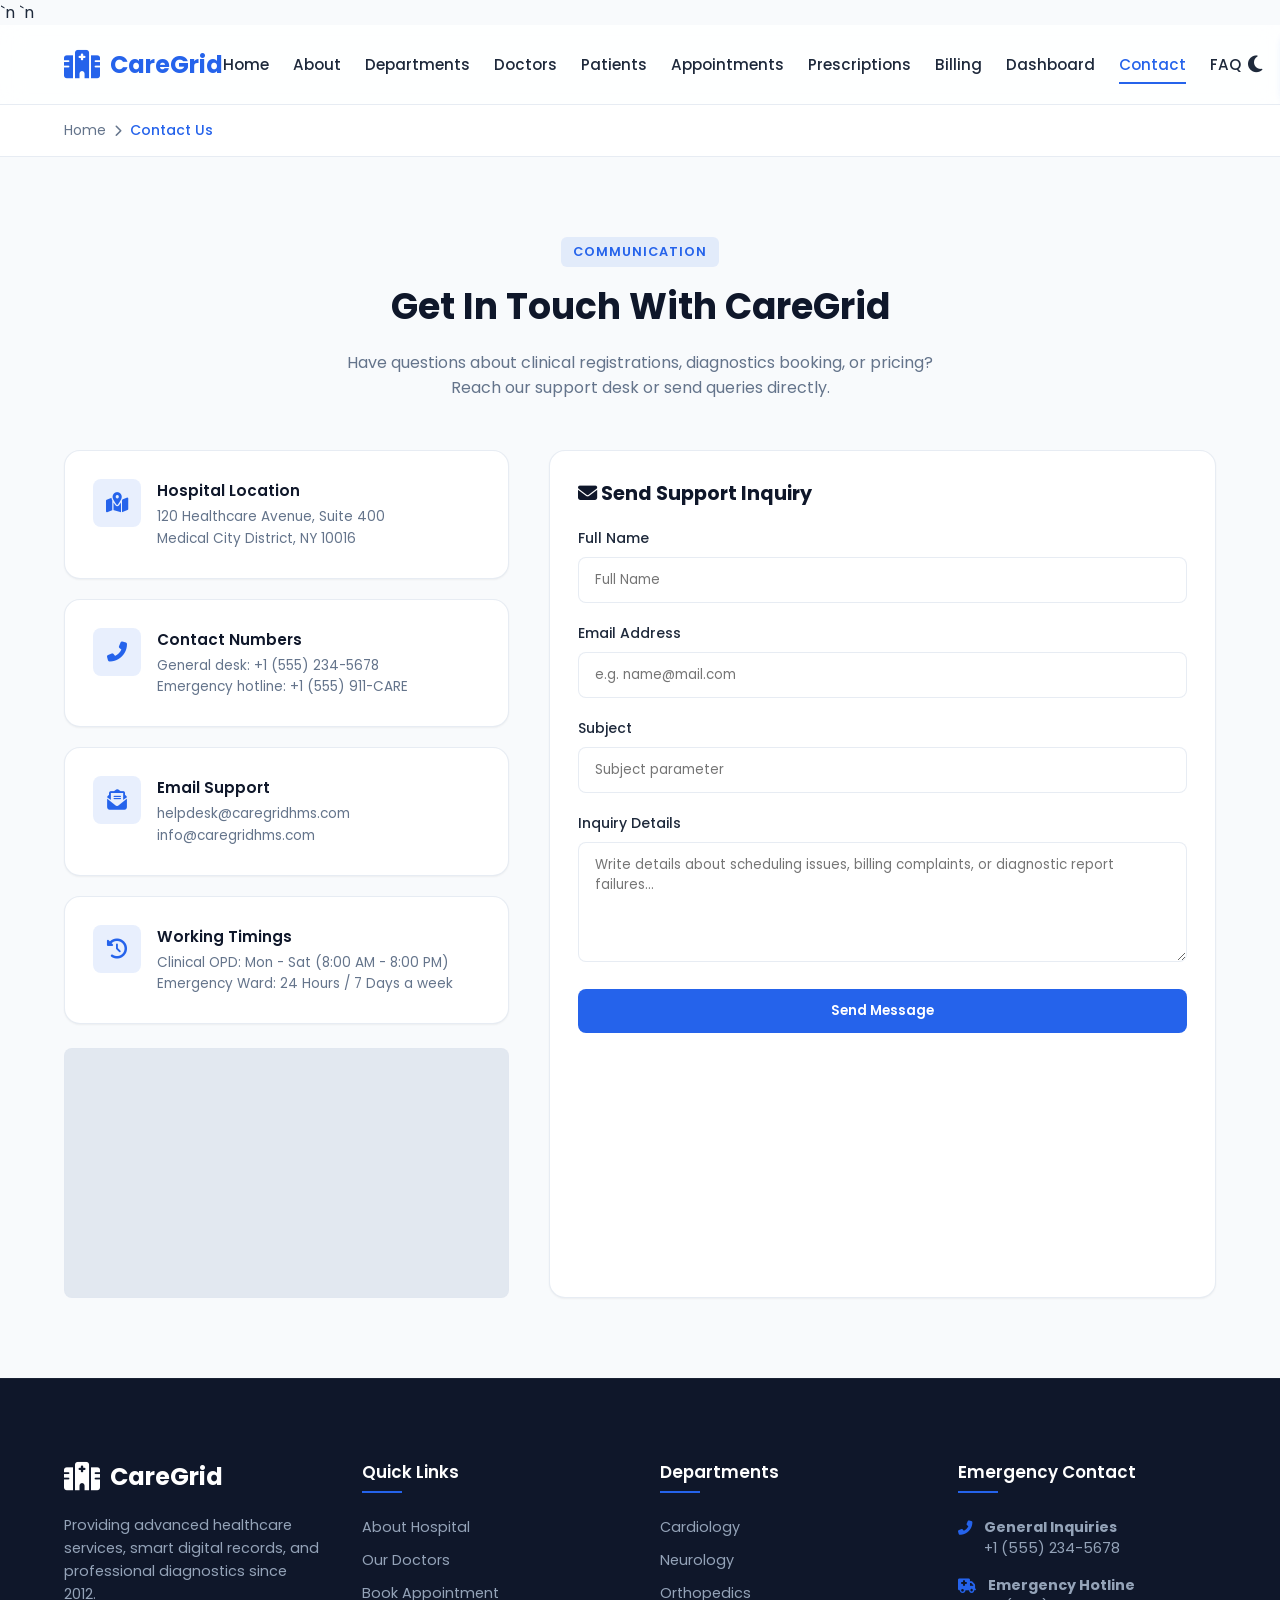
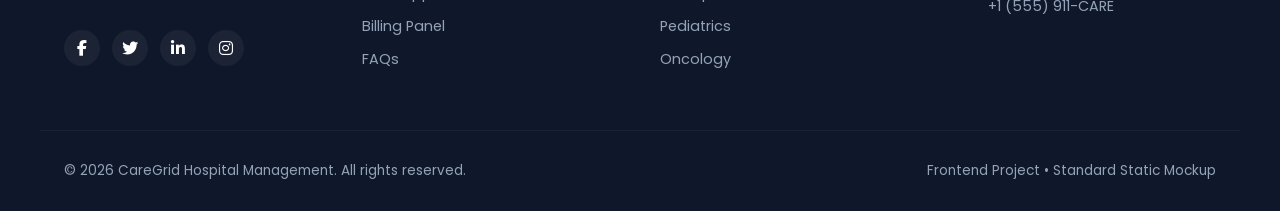
<file: contact.html>
<!DOCTYPE html>
<html lang="en">
<head>
  <meta charset="UTF-8">
  <meta name="viewport" content="width=device-width, initial-scale=1.0">
  <meta name="description" content="Get in touch with CareGrid clinic, locate our center on map, or contact emergency ambulance services.">
  <title>Contact Us - CareGrid HMS</title>`n  <!-- Anti-FOUC: apply theme before CSS renders -->`n  <script>document.documentElement.setAttribute('data-theme', localStorage.getItem('theme') || 'light');</script>
  
  <!-- Font Awesome Icons -->
  <link rel="stylesheet" href="https://cdnjs.cloudflare.com/ajax/libs/font-awesome/6.4.0/css/all.min.css">
  
  <!-- Stylesheets -->
  <link rel="stylesheet" href="style.css">
  <link rel="stylesheet" href="responsive.css">
</head>
<body>

  <!-- Loader Screen -->
  <div id="loader" class="loader-overlay">
    <div class="loader">
      <div class="loader-spinner"></div>
      <div class="loader-text">CareGrid HMS...</div>
    </div>
  </div>

  <!-- Scroll Progress -->
  <div id="scroll-progress" class="scroll-progress"></div>

  <!-- Navigation -->
  <header>
    <div class="container navbar">
      <a href="index.html" class="logo">
        <i class="fas fa-hospital-alt"></i> CareGrid
      </a>
      <nav class="nav-links">
        <a href="index.html" class="nav-link">Home</a>
        <a href="about.html" class="nav-link">About</a>
        <a href="departments.html" class="nav-link">Departments</a>
        <a href="doctors.html" class="nav-link">Doctors</a>
        <a href="patients.html" class="nav-link">Patients</a>
        <a href="appointments.html" class="nav-link">Appointments</a>
        <a href="prescriptions.html" class="nav-link">Prescriptions</a>
        <a href="billing.html" class="nav-link">Billing</a>
        <a href="dashboard.html" class="nav-link">Dashboard</a>
        <a href="contact.html" class="nav-link active">Contact</a>
        <a href="faq.html" class="nav-link">FAQ</a>
      </nav>
      <div class="nav-actions">
        <button id="theme-toggle" class="nav-btn" aria-label="Toggle Dark Mode">
          <i class="fas fa-moon"></i>
        </button>
        <a href="appointments.html" class="btn btn-book">Book Now</a>
        <button class="mobile-nav-toggle" aria-label="Open Menu">
          <i class="fas fa-bars"></i>
        </button>
      </div>
    </div>
  </header>

  <!-- Breadcrumbs -->
  <div class="breadcrumb-container">
    <div class="container breadcrumb">
      <a href="index.html">Home</a>
      <span class="breadcrumb-separator"><i class="fas fa-chevron-right" style="font-size: 0.75rem;"></i></span>
      <span class="breadcrumb-current">Contact Us</span>
    </div>
  </div>

  <!-- Contact Us Main Section -->
  <section class="section-padding">
    <div class="container">
      <div class="section-header">
        <span class="section-tag">Communication</span>
        <h2 class="section-title">Get In Touch With CareGrid</h2>
        <p class="section-desc">Have questions about clinical registrations, diagnostics booking, or pricing? Reach our support desk or send queries directly.</p>
      </div>
      
      <div class="contact-grid">
        <!-- Left: Details and Maps -->
        <div>
          <div class="contact-info-cards">
            <div class="card contact-info-card">
              <div class="contact-info-icon"><i class="fas fa-map-marked-alt"></i></div>
              <div class="contact-info-details">
                <h4>Hospital Location</h4>
                <p>120 Healthcare Avenue, Suite 400<br>Medical City District, NY 10016</p>
              </div>
            </div>
            
            <div class="card contact-info-card">
              <div class="contact-info-icon"><i class="fas fa-phone-alt"></i></div>
              <div class="contact-info-details">
                <h4>Contact Numbers</h4>
                <p>General desk: +1 (555) 234-5678<br>Emergency hotline: +1 (555) 911-CARE</p>
              </div>
            </div>
            
            <div class="card contact-info-card">
              <div class="contact-info-icon"><i class="fas fa-envelope-open-text"></i></div>
              <div class="contact-info-details">
                <h4>Email Support</h4>
                <p>helpdesk@caregridhms.com<br>info@caregridhms.com</p>
              </div>
            </div>
            
            <div class="card contact-info-card">
              <div class="contact-info-icon"><i class="fas fa-history"></i></div>
              <div class="contact-info-details">
                <h4>Working Timings</h4>
                <p>Clinical OPD: Mon - Sat (8:00 AM - 8:00 PM)<br>Emergency Ward: 24 Hours / 7 Days a week</p>
              </div>
            </div>
          </div>
          
          <!-- Map Placement -->
          <div class="map-placeholder">
            <iframe src="https://www.google.com/maps/embed?pb=!1m18!1m12!1m3!1d3022.6175402094254!2d-73.98685368459392!3d40.74844047932828!2m3!1f0!2f0!3f0!3m2!1i1024!2i768!4f13.1!3m3!1m2!1m3!1d2000!2d-73.98!3d40.74!2m3!1f0!2f0!3f0!3m2!1i1024!2i768!4f13.1!5e0!3m2!1sen!2sus!4v1620000000000!5m2!1sen!2sus" allowfullscreen="" loading="lazy" aria-label="Google Map location of CareGrid Hospital"></iframe>
          </div>
        </div>
        
        <!-- Right: Inquiry Form -->
        <div class="card">
          <h3 style="margin-bottom: 20px; color:var(--secondary); font-size: 1.2rem;"><i class="fas fa-envelope"></i> Send Support Inquiry</h3>
          <form id="contact-form">
            <div class="form-group">
              <label class="form-label" for="con-name">Full Name</label>
              <input type="text" id="con-name" class="form-control" required placeholder="Full Name">
            </div>
            <div class="form-group">
              <label class="form-label" for="con-email">Email Address</label>
              <input type="email" id="con-email" class="form-control" required placeholder="e.g. name@mail.com">
            </div>
            <div class="form-group">
              <label class="form-label" for="con-subject">Subject</label>
              <input type="text" id="con-subject" class="form-control" required placeholder="Subject parameter">
            </div>
            <div class="form-group">
              <label class="form-label" for="con-message">Inquiry Details</label>
              <textarea id="con-message" class="form-control" required placeholder="Write details about scheduling issues, billing complaints, or diagnostic report failures..."></textarea>
            </div>
            <button type="submit" class="btn btn-primary" style="width: 100%;">Send Message</button>
          </form>
        </div>
      </div>
    </div>
  </section>

  <!-- Footer -->
  <footer>
    <div class="container footer-grid">
      <div class="footer-brand">
        <a href="index.html" class="logo" style="color: white; font-size: 1.5rem; margin-bottom: 20px;">
          <i class="fas fa-hospital-alt"></i> CareGrid
        </a>
        <p>Providing advanced healthcare services, smart digital records, and professional diagnostics since 2012.</p>
        <div class="footer-socials">
          <a href="#" class="social-icon"><i class="fab fa-facebook-f"></i></a>
          <a href="#" class="social-icon"><i class="fab fa-twitter"></i></a>
          <a href="#" class="social-icon"><i class="fab fa-linkedin-in"></i></a>
          <a href="#" class="social-icon"><i class="fab fa-instagram"></i></a>
        </div>
      </div>
      <div class="footer-col">
        <h4>Quick Links</h4>
        <div class="footer-links">
          <a href="about.html">About Hospital</a>
          <a href="doctors.html">Our Doctors</a>
          <a href="appointments.html">Book Appointment</a>
          <a href="billing.html">Billing Panel</a>
          <a href="faq.html">FAQs</a>
        </div>
      </div>
      <div class="footer-col">
        <h4>Departments</h4>
        <div class="footer-links">
          <a href="departments.html">Cardiology</a>
          <a href="departments.html">Neurology</a>
          <a href="departments.html">Orthopedics</a>
          <a href="departments.html">Pediatrics</a>
          <a href="departments.html">Oncology</a>
        </div>
      </div>
      <div class="footer-col">
        <h4>Emergency Contact</h4>
        <div class="footer-contact-item">
          <i class="fas fa-phone-alt"></i>
          <div>
            <strong>General Inquiries</strong>
            <p>+1 (555) 234-5678</p>
          </div>
        </div>
        <div class="footer-contact-item">
          <i class="fas fa-ambulance"></i>
          <div>
            <strong>Emergency Hotline</strong>
            <p>+1 (555) 911-CARE</p>
          </div>
        </div>
      </div>
    </div>
    <div class="container footer-bottom">
      <p>&copy; 2026 CareGrid Hospital Management. All rights reserved.</p>
      <p>Frontend Project &bull; Standard Static Mockup</p>
    </div>
  </footer>

  <button id="scroll-to-top" class="scroll-to-top" aria-label="Scroll to top">
    <i class="fas fa-chevron-up"></i>
  </button>

  <!-- Scripts -->
  <script src="script.js"></script>
</body>
</html>
</file>
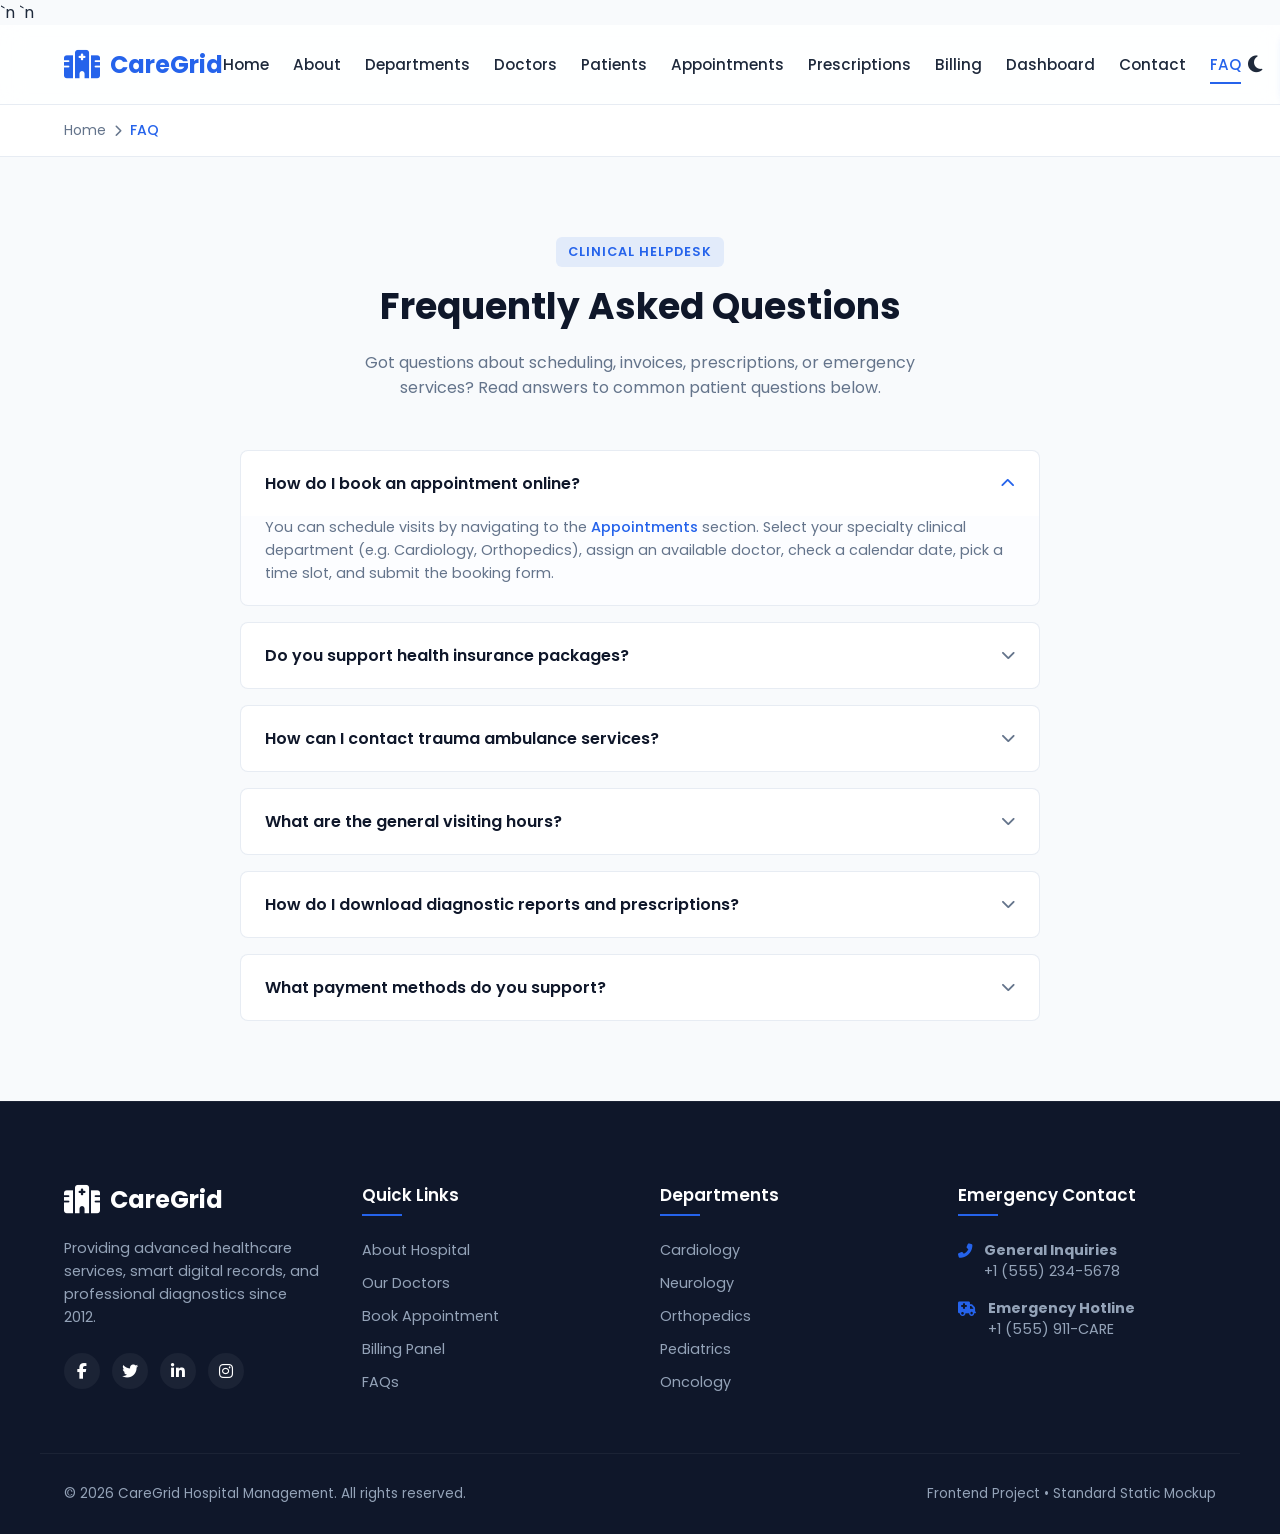
<file: faq.html>
<!DOCTYPE html>
<html lang="en">
<head>
  <meta charset="UTF-8">
  <meta name="viewport" content="width=device-width, initial-scale=1.0">
  <meta name="description" content="Find answers to common questions about doctor scheduling, insurance packages, billing receipts, and report diagnostics.">
  <title>Frequently Asked Questions - CareGrid HMS</title>`n  <!-- Anti-FOUC: apply theme before CSS renders -->`n  <script>document.documentElement.setAttribute('data-theme', localStorage.getItem('theme') || 'light');</script>
  
  <!-- Font Awesome Icons -->
  <link rel="stylesheet" href="https://cdnjs.cloudflare.com/ajax/libs/font-awesome/6.4.0/css/all.min.css">
  
  <!-- Stylesheets -->
  <link rel="stylesheet" href="style.css">
  <link rel="stylesheet" href="responsive.css">
</head>
<body>

  <!-- Loader Screen -->
  <div id="loader" class="loader-overlay">
    <div class="loader">
      <div class="loader-spinner"></div>
      <div class="loader-text">CareGrid HMS...</div>
    </div>
  </div>

  <!-- Scroll Progress -->
  <div id="scroll-progress" class="scroll-progress"></div>

  <!-- Navigation -->
  <header>
    <div class="container navbar">
      <a href="index.html" class="logo">
        <i class="fas fa-hospital-alt"></i> CareGrid
      </a>
      <nav class="nav-links">
        <a href="index.html" class="nav-link">Home</a>
        <a href="about.html" class="nav-link">About</a>
        <a href="departments.html" class="nav-link">Departments</a>
        <a href="doctors.html" class="nav-link">Doctors</a>
        <a href="patients.html" class="nav-link">Patients</a>
        <a href="appointments.html" class="nav-link">Appointments</a>
        <a href="prescriptions.html" class="nav-link">Prescriptions</a>
        <a href="billing.html" class="nav-link">Billing</a>
        <a href="dashboard.html" class="nav-link">Dashboard</a>
        <a href="contact.html" class="nav-link">Contact</a>
        <a href="faq.html" class="nav-link active">FAQ</a>
      </nav>
      <div class="nav-actions">
        <button id="theme-toggle" class="nav-btn" aria-label="Toggle Dark Mode">
          <i class="fas fa-moon"></i>
        </button>
        <a href="appointments.html" class="btn btn-book">Book Now</a>
        <button class="mobile-nav-toggle" aria-label="Open Menu">
          <i class="fas fa-bars"></i>
        </button>
      </div>
    </div>
  </header>

  <!-- Breadcrumbs -->
  <div class="breadcrumb-container">
    <div class="container breadcrumb">
      <a href="index.html">Home</a>
      <span class="breadcrumb-separator"><i class="fas fa-chevron-right" style="font-size: 0.75rem;"></i></span>
      <span class="breadcrumb-current">FAQ</span>
    </div>
  </div>

  <!-- FAQ Accordion Section -->
  <section class="section-padding">
    <div class="container">
      <div class="section-header">
        <span class="section-tag">Clinical Helpdesk</span>
        <h2 class="section-title">Frequently Asked Questions</h2>
        <p class="section-desc">Got questions about scheduling, invoices, prescriptions, or emergency services? Read answers to common patient questions below.</p>
      </div>
      
      <div class="faq-accordion">
        <!-- Q1: Appointment booking -->
        <div class="faq-item active">
          <div class="faq-header">
            <span class="faq-question">How do I book an appointment online?</span>
            <i class="fas fa-chevron-down faq-icon"></i>
          </div>
          <div class="faq-body">
            <div class="faq-content">
              You can schedule visits by navigating to the <a href="appointments.html" style="color:var(--primary); font-weight:500;">Appointments</a> section. Select your specialty clinical department (e.g. Cardiology, Orthopedics), assign an available doctor, check a calendar date, pick a time slot, and submit the booking form.
            </div>
          </div>
        </div>
        
        <!-- Q2: Insurance -->
        <div class="faq-item">
          <div class="faq-header">
            <span class="faq-question">Do you support health insurance packages?</span>
            <i class="fas fa-chevron-down faq-icon"></i>
          </div>
          <div class="faq-body">
            <div class="faq-content">
              Yes, CareGrid integrates with leading medical insurance groups. When generating invoices inside the <a href="billing.html" style="color:var(--primary); font-weight:500;">Billing Panel</a>, you can select 'Insurance Coverage' as the payment method to compute policy deductible rates.
            </div>
          </div>
        </div>
        
        <!-- Q3: Emergency services -->
        <div class="faq-item">
          <div class="faq-header">
            <span class="faq-question">How can I contact trauma ambulance services?</span>
            <i class="fas fa-chevron-down faq-icon"></i>
          </div>
          <div class="faq-body">
            <div class="faq-content">
              Our emergency ambulance line is active 24 hours a day, 7 days a week. You can reach our critical triage hotline immediately at <strong>+1 (555) 911-CARE</strong> for dispatch coordination.
            </div>
          </div>
        </div>
        
        <!-- Q4: Visiting hours -->
        <div class="faq-item">
          <div class="faq-header">
            <span class="faq-question">What are the general visiting hours?</span>
            <i class="fas fa-chevron-down faq-icon"></i>
          </div>
          <div class="faq-body">
            <div class="faq-content">
              Outpatient ward visits are allowed between <strong>10:00 AM to 1:00 PM</strong> and <strong>4:00 PM to 7:00 PM</strong> daily. For Intensive Care Units (ICU), visiting hours are restricted to 11:00 AM to 12:00 PM, subject to physician clearance.
            </div>
          </div>
        </div>
        
        <!-- Q5: Medical reports -->
        <div class="faq-item">
          <div class="faq-header">
            <span class="faq-question">How do I download diagnostic reports and prescriptions?</span>
            <i class="fas fa-chevron-down faq-icon"></i>
          </div>
          <div class="faq-body">
            <div class="faq-content">
              Active medical prescriptions can be viewed inside the <a href="prescriptions.html" style="color:var(--primary); font-weight:500;">Prescriptions</a> page. Each record contains print and PDF download buttons to keep physical copies of dosage directives.
            </div>
          </div>
        </div>
        
        <!-- Q6: Payments -->
        <div class="faq-item">
          <div class="faq-header">
            <span class="faq-question">What payment methods do you support?</span>
            <i class="fas fa-chevron-down faq-icon"></i>
          </div>
          <div class="faq-body">
            <div class="faq-content">
              We support standard billing channels including Cash payment, Credit/Debit card swipes, UPI digital transfers, and direct health insurance claims processing.
            </div>
          </div>
        </div>
      </div>
    </div>
  </section>

  <!-- Footer -->
  <footer>
    <div class="container footer-grid">
      <div class="footer-brand">
        <a href="index.html" class="logo" style="color: white; font-size: 1.5rem; margin-bottom: 20px;">
          <i class="fas fa-hospital-alt"></i> CareGrid
        </a>
        <p>Providing advanced healthcare services, smart digital records, and professional diagnostics since 2012.</p>
        <div class="footer-socials">
          <a href="#" class="social-icon"><i class="fab fa-facebook-f"></i></a>
          <a href="#" class="social-icon"><i class="fab fa-twitter"></i></a>
          <a href="#" class="social-icon"><i class="fab fa-linkedin-in"></i></a>
          <a href="#" class="social-icon"><i class="fab fa-instagram"></i></a>
        </div>
      </div>
      <div class="footer-col">
        <h4>Quick Links</h4>
        <div class="footer-links">
          <a href="about.html">About Hospital</a>
          <a href="doctors.html">Our Doctors</a>
          <a href="appointments.html">Book Appointment</a>
          <a href="billing.html">Billing Panel</a>
          <a href="faq.html">FAQs</a>
        </div>
      </div>
      <div class="footer-col">
        <h4>Departments</h4>
        <div class="footer-links">
          <a href="departments.html">Cardiology</a>
          <a href="departments.html">Neurology</a>
          <a href="departments.html">Orthopedics</a>
          <a href="departments.html">Pediatrics</a>
          <a href="departments.html">Oncology</a>
        </div>
      </div>
      <div class="footer-col">
        <h4>Emergency Contact</h4>
        <div class="footer-contact-item">
          <i class="fas fa-phone-alt"></i>
          <div>
            <strong>General Inquiries</strong>
            <p>+1 (555) 234-5678</p>
          </div>
        </div>
        <div class="footer-contact-item">
          <i class="fas fa-ambulance"></i>
          <div>
            <strong>Emergency Hotline</strong>
            <p>+1 (555) 911-CARE</p>
          </div>
        </div>
      </div>
    </div>
    <div class="container footer-bottom">
      <p>&copy; 2026 CareGrid Hospital Management. All rights reserved.</p>
      <p>Frontend Project &bull; Standard Static Mockup</p>
    </div>
  </footer>

  <button id="scroll-to-top" class="scroll-to-top" aria-label="Scroll to top">
    <i class="fas fa-chevron-up"></i>
  </button>

  <!-- Scripts -->
  <script src="script.js"></script>
</body>
</html>
</file>
<file: style.css>
@import url('https://fonts.googleapis.com/css2?family=Poppins:ital,wght@0,300;0,400;0,500;0,600;0,700;0,800;1,400&display=swap');

:root {
  --primary: #2563EB;
  --primary-hover: #1D4ED8;
  --secondary: #0F172A;
  --accent: #14B8A6;
  --bg-primary: #F8FAFC;
  --bg-secondary: #FFFFFF;
  --card-bg: #FFFFFF;
  --card-border: rgba(226, 232, 240, 0.8);
  --text-main: #1E293B;
  --text-muted: #64748B;
  --danger: #EF4444;
  --success: #22C55E;
  --warning: #F59E0B;
  --shadow-sm: 0 1px 2px 0 rgb(0 0 0 / 0.05);
  --shadow-md: 0 4px 6px -1px rgb(0 0 0 / 0.1), 0 2px 4px -2px rgb(0 0 0 / 0.1);
  --shadow-lg: 0 10px 15px -3px rgb(0 0 0 / 0.1), 0 4px 6px -4px rgb(0 0 0 / 0.1);
  --shadow-xl: 0 20px 25px -5px rgb(0 0 0 / 0.1), 0 8px 10px -6px rgb(0 0 0 / 0.1);
  --transition: all 0.3s cubic-bezier(0.4, 0, 0.2, 1);
  --radius-sm: 0.375rem;
  --radius-md: 0.5rem;
  --radius-lg: 1rem;
  --radius-xl: 1.5rem;
  --font-main: 'Poppins', sans-serif;
  --navbar-height: 80px;
}

[data-theme="dark"] {
  --bg-primary: #0B0F19;
  --bg-secondary: #1E293B;
  --card-bg: #1E293B;
  --card-border: rgba(51, 65, 85, 0.5);
  --text-main: #F1F5F9;
  --text-muted: #94A3B8;
  --shadow-sm: 0 1px 2px 0 rgb(0 0 0 / 0.5);
  --shadow-md: 0 4px 6px -1px rgb(0 0 0 / 0.3), 0 2px 4px -2px rgb(0 0 0 / 0.3);
  --shadow-lg: 0 10px 15px -3px rgb(0 0 0 / 0.3), 0 4px 6px -4px rgb(0 0 0 / 0.3);
  --shadow-xl: 0 20px 25px -5px rgb(0 0 0 / 0.3), 0 8px 10px -6px rgb(0 0 0 / 0.3);
}

/* Base Styles */
* {
  box-sizing: border-box;
  margin: 0;
  padding: 0;
  font-family: var(--font-main);
  scroll-behavior: smooth;
}

body {
  background-color: var(--bg-primary);
  color: var(--text-main);
  transition: var(--transition);
  overflow-x: hidden;
  min-height: 100vh;
  display: flex;
  flex-direction: column;
}

a {
  text-decoration: none;
  color: inherit;
  transition: var(--transition);
}

li {
  list-style: none;
}

img {
  max-width: 100%;
  height: auto;
  display: block;
}

button, input, select, textarea {
  font-family: inherit;
  outline: none;
}

/* Scroll Progress Bar */
.scroll-progress {
  position: fixed;
  top: 0;
  left: 0;
  height: 4px;
  background: linear-gradient(90deg, var(--primary), var(--accent));
  width: 0%;
  z-index: 1100;
  transition: width 0.1s ease-out;
}

/* Container */
.container {
  width: 100%;
  max-width: 1200px;
  margin: 0 auto;
  padding: 0 24px;
}

/* Header & Sticky Navbar */
header {
  position: sticky;
  top: 0;
  z-index: 1000;
  background-color: rgba(255, 255, 255, 0.85);
  backdrop-filter: blur(12px);
  -webkit-backdrop-filter: blur(12px);
  border-bottom: 1px solid var(--card-border);
  height: var(--navbar-height);
  transition: var(--transition);
}

[data-theme="dark"] header {
  background-color: rgba(30, 41, 59, 0.85);
}

.navbar {
  display: flex;
  align-items: center;
  justify-content: space-between;
  height: 100%;
}

.logo {
  display: flex;
  align-items: center;
  gap: 10px;
  font-size: 1.5rem;
  font-weight: 700;
  color: var(--primary);
}

.logo i {
  font-size: 1.8rem;
  animation: pulse-logo 2s infinite;
}

@keyframes pulse-logo {
  0% { transform: scale(1); }
  50% { transform: scale(1.1); color: var(--accent); }
  100% { transform: scale(1); }
}

.nav-links {
  display: flex;
  align-items: center;
  gap: 24px;
}

.nav-link {
  font-weight: 500;
  font-size: 0.95rem;
  color: var(--text-main);
  position: relative;
  padding: 8px 0;
}

.nav-link::after {
  content: '';
  position: absolute;
  bottom: 0;
  left: 0;
  width: 0;
  height: 2px;
  background-color: var(--primary);
  transition: var(--transition);
}

.nav-link:hover::after,
.nav-link.active::after {
  width: 100%;
}

.nav-link:hover,
.nav-link.active {
  color: var(--primary);
}

.nav-actions {
  display: flex;
  align-items: center;
  gap: 16px;
}

.nav-btn {
  background: none;
  border: none;
  font-size: 1.2rem;
  color: var(--text-main);
  cursor: pointer;
  width: 40px;
  height: 40px;
  border-radius: 50%;
  display: flex;
  align-items: center;
  justify-content: center;
  transition: var(--transition);
}

.nav-btn:hover {
  background-color: var(--card-border);
  color: var(--primary);
}

.btn-book {
  background: linear-gradient(135deg, var(--primary), #3b82f6);
  color: white !important;
  padding: 10px 20px;
  border-radius: var(--radius-md);
  font-weight: 600;
  font-size: 0.9rem;
  box-shadow: 0 4px 10px rgba(37, 99, 235, 0.2);
  transition: var(--transition);
}

.btn-book:hover {
  transform: translateY(-2px);
  box-shadow: 0 6px 15px rgba(37, 99, 235, 0.4);
}

/* Mobile Nav Toggle */
.mobile-nav-toggle {
  display: none;
  font-size: 1.5rem;
  background: none;
  border: none;
  color: var(--text-main);
  cursor: pointer;
}

/* Breadcrumb Navigation */
.breadcrumb-container {
  background-color: var(--bg-secondary);
  border-bottom: 1px solid var(--card-border);
  padding: 15px 0;
}

.breadcrumb {
  display: flex;
  align-items: center;
  gap: 8px;
  font-size: 0.875rem;
  color: var(--text-muted);
}

.breadcrumb a:hover {
  color: var(--primary);
}

.breadcrumb-separator {
  color: var(--text-muted);
}

.breadcrumb-current {
  color: var(--primary);
  font-weight: 500;
}

/* Main Section Standard Layout */
.section-padding {
  padding: 80px 0;
}

.section-header {
  text-align: center;
  max-width: 600px;
  margin: 0 auto 50px;
}

.section-tag {
  display: inline-block;
  padding: 6px 12px;
  background-color: rgba(37, 99, 235, 0.1);
  color: var(--primary);
  font-size: 0.8rem;
  font-weight: 600;
  border-radius: var(--radius-sm);
  text-transform: uppercase;
  margin-bottom: 12px;
  letter-spacing: 1px;
}

.section-title {
  font-size: 2.25rem;
  font-weight: 700;
  color: var(--secondary);
  margin-bottom: 16px;
  transition: var(--transition);
}

[data-theme="dark"] .section-title {
  color: var(--text-main);
}

.section-desc {
  color: var(--text-muted);
  font-size: 1rem;
}

/* Buttons */
.btn {
  display: inline-flex;
  align-items: center;
  justify-content: center;
  gap: 8px;
  padding: 12px 28px;
  border-radius: var(--radius-md);
  font-weight: 600;
  cursor: pointer;
  transition: var(--transition);
  border: none;
}

.btn-primary {
  background-color: var(--primary);
  color: white;
}

.btn-primary:hover {
  background-color: var(--primary-hover);
  transform: translateY(-2px);
  box-shadow: var(--shadow-md);
}

.btn-secondary {
  background-color: var(--secondary);
  color: white;
}

.btn-secondary:hover {
  background-color: #1e293b;
  transform: translateY(-2px);
  box-shadow: var(--shadow-md);
}

.btn-accent {
  background-color: var(--accent);
  color: white;
}

.btn-accent:hover {
  background-color: #0d9488;
  transform: translateY(-2px);
  box-shadow: var(--shadow-md);
}

.btn-outline {
  background-color: transparent;
  border: 2px solid var(--primary);
  color: var(--primary);
}

.btn-outline:hover {
  background-color: var(--primary);
  color: white;
  transform: translateY(-2px);
}

.btn-sm {
  padding: 8px 16px;
  font-size: 0.875rem;
}

/* Glassmorphism Cards */
.card {
  background-color: var(--card-bg);
  border: 1px solid var(--card-border);
  border-radius: var(--radius-lg);
  padding: 28px;
  box-shadow: var(--shadow-sm);
  transition: var(--transition);
}

.card:hover {
  transform: translateY(-5px);
  box-shadow: var(--shadow-lg);
  border-color: rgba(37, 99, 235, 0.3);
}

.card-glass {
  background: rgba(255, 255, 255, 0.7);
  backdrop-filter: blur(10px);
  -webkit-backdrop-filter: blur(10px);
  border: 1px solid rgba(255, 255, 255, 0.2);
}

[data-theme="dark"] .card-glass {
  background: rgba(30, 41, 59, 0.7);
  border: 1px solid rgba(255, 255, 255, 0.05);
}

/* Table styling */
.table-responsive {
  width: 100%;
  overflow-x: auto;
  background-color: var(--card-bg);
  border: 1px solid var(--card-border);
  border-radius: var(--radius-lg);
  box-shadow: var(--shadow-sm);
}

table {
  width: 100%;
  border-collapse: collapse;
  text-align: left;
}

thead {
  background-color: rgba(37, 99, 235, 0.05);
  border-bottom: 1px solid var(--card-border);
}

th {
  padding: 16px 24px;
  font-weight: 600;
  color: var(--text-main);
  font-size: 0.875rem;
}

td {
  padding: 16px 24px;
  border-bottom: 1px solid var(--card-border);
  color: var(--text-main);
  font-size: 0.875rem;
  vertical-align: middle;
}

tbody tr:last-child td {
  border-bottom: none;
}

tbody tr:hover {
  background-color: rgba(37, 99, 235, 0.02);
}

/* Badges */
.badge {
  display: inline-flex;
  align-items: center;
  padding: 4px 10px;
  border-radius: 9999px;
  font-size: 0.75rem;
  font-weight: 600;
}

.badge-success {
  background-color: rgba(34, 197, 94, 0.1);
  color: var(--success);
}

.badge-danger {
  background-color: rgba(239, 68, 68, 0.1);
  color: var(--danger);
}

.badge-warning {
  background-color: rgba(245, 158, 11, 0.1);
  color: var(--warning);
}

.badge-primary {
  background-color: rgba(37, 99, 235, 0.1);
  color: var(--primary);
}

/* Pagination UI */
.pagination {
  display: flex;
  align-items: center;
  justify-content: space-between;
  padding: 16px 24px;
  border-top: 1px solid var(--card-border);
}

.pagination-info {
  font-size: 0.875rem;
  color: var(--text-muted);
}

.pagination-buttons {
  display: flex;
  gap: 8px;
}

.pagination-btn {
  padding: 8px 12px;
  border: 1px solid var(--card-border);
  background-color: var(--card-bg);
  color: var(--text-main);
  border-radius: var(--radius-sm);
  cursor: pointer;
  transition: var(--transition);
  font-size: 0.875rem;
}

.pagination-btn:hover:not(:disabled) {
  background-color: var(--primary);
  color: white;
  border-color: var(--primary);
}

.pagination-btn:disabled {
  opacity: 0.5;
  cursor: not-allowed;
}

/* Forms */
.form-group {
  margin-bottom: 20px;
}

.form-label {
  display: block;
  font-size: 0.875rem;
  font-weight: 500;
  margin-bottom: 8px;
  color: var(--text-main);
}

.form-control {
  width: 100%;
  padding: 12px 16px;
  border: 1px solid var(--card-border);
  border-radius: var(--radius-md);
  background-color: var(--card-bg);
  color: var(--text-main);
  transition: var(--transition);
}

.form-control:focus {
  border-color: var(--primary);
  box-shadow: 0 0 0 3px rgba(37, 99, 235, 0.15);
}

textarea.form-control {
  resize: vertical;
  min-height: 120px;
}

.form-row {
  display: grid;
  grid-template-columns: repeat(auto-fit, minmax(200px, 1fr));
  gap: 20px;
}

/* Modals */
.modal-overlay {
  position: fixed;
  top: 0;
  left: 0;
  width: 100%;
  height: 100%;
  background-color: rgba(15, 23, 42, 0.6);
  backdrop-filter: blur(4px);
  display: flex;
  align-items: center;
  justify-content: center;
  z-index: 1050;
  opacity: 0;
  pointer-events: none;
  transition: var(--transition);
}

.modal-overlay.active {
  opacity: 1;
  pointer-events: auto;
}

.modal {
  background-color: var(--card-bg);
  border: 1px solid var(--card-border);
  border-radius: var(--radius-lg);
  width: 100%;
  max-width: 600px;
  max-height: 90vh;
  overflow-y: auto;
  box-shadow: var(--shadow-xl);
  transform: scale(0.9);
  transition: var(--transition);
}

.modal-overlay.active .modal {
  transform: scale(1);
}

.modal-header {
  display: flex;
  align-items: center;
  justify-content: space-between;
  padding: 20px 24px;
  border-bottom: 1px solid var(--card-border);
}

.modal-title {
  font-size: 1.25rem;
  font-weight: 600;
  color: var(--secondary);
}

[data-theme="dark"] .modal-title {
  color: var(--text-main);
}

.modal-close {
  background: none;
  border: none;
  font-size: 1.25rem;
  color: var(--text-muted);
  cursor: pointer;
  transition: var(--transition);
}

.modal-close:hover {
  color: var(--danger);
}

.modal-body {
  padding: 24px;
}

.modal-footer {
  display: flex;
  justify-content: flex-end;
  gap: 12px;
  padding: 20px 24px;
  border-top: 1px solid var(--card-border);
}

/* Toast Notifications */
.toast-container {
  position: fixed;
  bottom: 24px;
  right: 24px;
  display: flex;
  flex-direction: column;
  gap: 12px;
  z-index: 1100;
}

.toast {
  display: flex;
  align-items: center;
  gap: 12px;
  background-color: var(--card-bg);
  border: 1px solid var(--card-border);
  border-left: 4px solid var(--primary);
  border-radius: var(--radius-md);
  padding: 16px 20px;
  box-shadow: var(--shadow-lg);
  min-width: 300px;
  transform: translateY(20px);
  opacity: 0;
  animation: slide-in-toast 0.3s forwards cubic-bezier(0.175, 0.885, 0.32, 1.275);
  color: var(--text-main);
}

@keyframes slide-in-toast {
  to { transform: translateY(0); opacity: 1; }
}

.toast-success { border-left-color: var(--success); }
.toast-danger { border-left-color: var(--danger); }
.toast-warning { border-left-color: var(--warning); }

.toast-icon {
  font-size: 1.25rem;
}

.toast-success .toast-icon { color: var(--success); }
.toast-danger .toast-icon { color: var(--danger); }
.toast-warning .toast-icon { color: var(--warning); }

.toast-content {
  flex-grow: 1;
}

.toast-title {
  font-weight: 600;
  font-size: 0.875rem;
}

.toast-message {
  font-size: 0.8rem;
  color: var(--text-muted);
}

.toast-close {
  background: none;
  border: none;
  color: var(--text-muted);
  cursor: pointer;
}

/* Hero Section (Home) */
.hero {
  position: relative;
  background: linear-gradient(135deg, rgba(15, 23, 42, 0.9), rgba(30, 41, 59, 0.85)), url('https://images.unsplash.com/photo-1587854692152-cbe660dbde88?q=80&w=1200&auto=format&fit=crop') no-repeat center center/cover;
  padding: 160px 0 120px;
  color: white;
  overflow: hidden;
}

.hero-content {
  max-width: 700px;
  position: relative;
  z-index: 2;
  animation: fade-up 1s ease-out;
}

@keyframes fade-up {
  from { transform: translateY(30px); opacity: 0; }
  to { transform: translateY(0); opacity: 1; }
}

.hero-subtitle {
  color: var(--accent);
  text-transform: uppercase;
  letter-spacing: 2px;
  font-weight: 600;
  font-size: 0.9rem;
  margin-bottom: 16px;
}

.hero-title {
  font-size: 3.5rem;
  line-height: 1.2;
  font-weight: 800;
  margin-bottom: 24px;
}

.hero-desc {
  font-size: 1.125rem;
  color: #CBD5E1;
  margin-bottom: 40px;
  line-height: 1.7;
}

.hero-actions {
  display: flex;
  gap: 16px;
  flex-wrap: wrap;
}

/* Statistics Section */
.stats-section {
  position: relative;
  z-index: 10;
  margin-top: -60px;
  padding-bottom: 60px;
}

.stats-grid {
  display: grid;
  grid-template-columns: repeat(auto-fit, minmax(220px, 1fr));
  gap: 24px;
}

.stats-card {
  background-color: var(--card-bg);
  border: 1px solid var(--card-border);
  border-radius: var(--radius-lg);
  padding: 30px;
  box-shadow: var(--shadow-md);
  display: flex;
  align-items: center;
  gap: 20px;
  transition: var(--transition);
}

.stats-card:hover {
  transform: translateY(-5px);
  box-shadow: var(--shadow-xl);
}

.stats-icon {
  width: 60px;
  height: 60px;
  border-radius: var(--radius-md);
  background-color: rgba(37, 99, 235, 0.1);
  color: var(--primary);
  display: flex;
  align-items: center;
  justify-content: center;
  font-size: 1.5rem;
}

.stats-info h3 {
  font-size: 2rem;
  font-weight: 700;
  color: var(--secondary);
}

[data-theme="dark"] .stats-info h3 {
  color: var(--text-main);
}

.stats-info p {
  color: var(--text-muted);
  font-size: 0.9rem;
}

/* Features Grid */
.features-grid {
  display: grid;
  grid-template-columns: repeat(auto-fit, minmax(260px, 1fr));
  gap: 30px;
}

.feature-card {
  text-align: center;
  padding: 40px 30px;
}

.feature-icon-wrapper {
  width: 70px;
  height: 70px;
  border-radius: 50%;
  background-color: rgba(37, 99, 235, 0.05);
  color: var(--primary);
  display: flex;
  align-items: center;
  justify-content: center;
  font-size: 1.8rem;
  margin: 0 auto 24px;
  transition: var(--transition);
}

.feature-card:hover .feature-icon-wrapper {
  background-color: var(--primary);
  color: white;
  transform: rotate(360deg);
}

.feature-title {
  font-size: 1.25rem;
  font-weight: 600;
  margin-bottom: 12px;
  color: var(--secondary);
}

[data-theme="dark"] .feature-title {
  color: var(--text-main);
}

.feature-desc {
  color: var(--text-muted);
  font-size: 0.9rem;
  line-height: 1.6;
}

/* Why Choose Us Section */
.why-section {
  background-color: var(--bg-secondary);
}

.why-grid {
  display: grid;
  grid-template-columns: 1fr 1.2fr;
  gap: 50px;
  align-items: center;
}

.why-img {
  border-radius: var(--radius-xl);
  overflow: hidden;
  box-shadow: var(--shadow-lg);
}

.why-img img {
  width: 100%;
  height: 100%;
  object-fit: cover;
  transition: var(--transition);
}

.why-img:hover img {
  transform: scale(1.05);
}

.why-list {
  display: flex;
  flex-direction: column;
  gap: 24px;
}

.why-item {
  display: flex;
  gap: 16px;
}

.why-icon {
  flex-shrink: 0;
  width: 48px;
  height: 48px;
  border-radius: 50%;
  background-color: rgba(20, 184, 166, 0.1);
  color: var(--accent);
  display: flex;
  align-items: center;
  justify-content: center;
  font-size: 1.2rem;
}

.why-details h4 {
  font-size: 1.1rem;
  font-weight: 600;
  color: var(--secondary);
  margin-bottom: 4px;
}

[data-theme="dark"] .why-details h4 {
  color: var(--text-main);
}

.why-details p {
  color: var(--text-muted);
  font-size: 0.9rem;
  line-height: 1.6;
}

/* Testimonials Carousel */
.testimonial-carousel {
  position: relative;
  max-width: 800px;
  margin: 0 auto;
  overflow: hidden;
}

.testimonial-track {
  display: flex;
  transition: transform 0.5s ease-in-out;
}

.testimonial-slide {
  min-width: 100%;
  box-sizing: border-box;
  padding: 40px;
  text-align: center;
}

.testimonial-quote {
  font-size: 1.25rem;
  line-height: 1.8;
  color: var(--text-main);
  font-style: italic;
  margin-bottom: 30px;
  position: relative;
}

.testimonial-quote::before {
  content: '"';
  font-size: 5rem;
  color: rgba(37, 99, 235, 0.1);
  position: absolute;
  top: -40px;
  left: 50%;
  transform: translateX(-50%);
  z-index: -1;
  font-family: Georgia, serif;
}

.testimonial-author {
  display: flex;
  align-items: center;
  justify-content: center;
  gap: 16px;
}

.testimonial-avatar {
  width: 60px;
  height: 60px;
  border-radius: 50%;
  object-fit: cover;
  border: 3px solid var(--primary);
}

.author-info {
  text-align: left;
}

.author-name {
  font-weight: 600;
  color: var(--secondary);
}

[data-theme="dark"] .author-name {
  color: var(--text-main);
}

.author-role {
  font-size: 0.8rem;
  color: var(--text-muted);
}

.testimonial-dots {
  display: flex;
  justify-content: center;
  gap: 8px;
  margin-top: 24px;
}

.testimonial-dot {
  width: 10px;
  height: 10px;
  border-radius: 50%;
  background-color: var(--card-border);
  border: none;
  cursor: pointer;
  transition: var(--transition);
}

.testimonial-dot.active {
  background-color: var(--primary);
  width: 24px;
  border-radius: 10px;
}

/* Newsletter Section */
.newsletter-section {
  background: linear-gradient(135deg, var(--primary), #3b82f6);
  color: white;
  text-align: center;
  padding: 60px 0;
}

.newsletter-content {
  max-width: 600px;
  margin: 0 auto;
}

.newsletter-title {
  font-size: 1.8rem;
  font-weight: 700;
  margin-bottom: 12px;
}

.newsletter-desc {
  font-size: 0.95rem;
  margin-bottom: 28px;
  opacity: 0.9;
}

.newsletter-form {
  display: flex;
  gap: 10px;
  background-color: rgba(255, 255, 255, 0.1);
  padding: 6px;
  border-radius: var(--radius-md);
  border: 1px solid rgba(255, 255, 255, 0.2);
}

.newsletter-form input {
  flex-grow: 1;
  background: none;
  border: none;
  padding: 12px 16px;
  color: white;
  font-size: 0.95rem;
}

.newsletter-form input::placeholder {
  color: rgba(255, 255, 255, 0.6);
}

.newsletter-form button {
  background-color: white;
  color: var(--primary);
  border: none;
  padding: 12px 24px;
  border-radius: var(--radius-sm);
  font-weight: 600;
  cursor: pointer;
  transition: var(--transition);
}

.newsletter-form button:hover {
  background-color: var(--secondary);
  color: white;
}

/* About Page Styles */
.intro-grid {
  display: grid;
  grid-template-columns: 1.2fr 1fr;
  gap: 50px;
  align-items: center;
}

.intro-content h3 {
  font-size: 1.75rem;
  font-weight: 700;
  color: var(--secondary);
  margin-bottom: 16px;
}

[data-theme="dark"] .intro-content h3 {
  color: var(--text-main);
}

.intro-content p {
  color: var(--text-muted);
  line-height: 1.8;
  margin-bottom: 24px;
}

.mission-vision {
  display: grid;
  grid-template-columns: 1fr 1fr;
  gap: 24px;
}

.timeline-section {
  background-color: var(--bg-secondary);
}

.timeline {
  position: relative;
  max-width: 800px;
  margin: 0 auto;
  padding: 40px 0;
}

.timeline::after {
  content: '';
  position: absolute;
  width: 2px;
  background-color: var(--card-border);
  top: 0;
  bottom: 0;
  left: 50%;
  margin-left: -1px;
}

.timeline-item {
  padding: 10px 40px;
  position: relative;
  background-color: inherit;
  width: 50%;
}

.timeline-item::after {
  content: '';
  position: absolute;
  width: 16px;
  height: 16px;
  right: -8px;
  background-color: var(--bg-secondary);
  border: 4px solid var(--primary);
  top: 15px;
  border-radius: 50%;
  z-index: 1;
  transition: var(--transition);
}

.timeline-item:nth-child(even) {
  left: 50%;
}

.timeline-item:nth-child(odd) {
  left: 0;
}

.timeline-item:nth-child(even)::after {
  left: -8px;
}

.timeline-card {
  padding: 24px;
  background-color: var(--card-bg);
  border: 1px solid var(--card-border);
  border-radius: var(--radius-md);
  box-shadow: var(--shadow-sm);
}

.timeline-year {
  font-size: 1.25rem;
  font-weight: 700;
  color: var(--primary);
  margin-bottom: 8px;
}

.timeline-card h4 {
  font-size: 1rem;
  font-weight: 600;
  color: var(--secondary);
  margin-bottom: 8px;
}

[data-theme="dark"] .timeline-card h4 {
  color: var(--text-main);
}

.timeline-card p {
  color: var(--text-muted);
  font-size: 0.85rem;
  line-height: 1.6;
}

/* Facilities Cards */
.facilities-grid {
  display: grid;
  grid-template-columns: repeat(auto-fit, minmax(260px, 1fr));
  gap: 30px;
}

.facility-card {
  overflow: hidden;
  padding: 0;
}

.facility-img {
  height: 200px;
  overflow: hidden;
}

.facility-img img {
  width: 100%;
  height: 100%;
  object-fit: cover;
  transition: var(--transition);
}

.facility-card:hover .facility-img img {
  transform: scale(1.05);
}

.facility-info {
  padding: 24px;
}

.facility-title {
  font-weight: 600;
  font-size: 1.1rem;
  color: var(--secondary);
  margin-bottom: 8px;
}

[data-theme="dark"] .facility-title {
  color: var(--text-main);
}

.facility-desc {
  color: var(--text-muted);
  font-size: 0.85rem;
  line-height: 1.6;
}

/* Department Page Styles */
.dep-filters {
  display: flex;
  justify-content: center;
  gap: 12px;
  margin-bottom: 40px;
  flex-wrap: wrap;
}

.dep-filter-btn {
  padding: 8px 20px;
  border-radius: var(--radius-sm);
  background-color: var(--card-bg);
  border: 1px solid var(--card-border);
  color: var(--text-main);
  font-weight: 500;
  cursor: pointer;
  transition: var(--transition);
}

.dep-filter-btn:hover,
.dep-filter-btn.active {
  background-color: var(--primary);
  color: white;
  border-color: var(--primary);
}

.departments-grid {
  display: grid;
  grid-template-columns: repeat(auto-fit, minmax(320px, 1fr));
  gap: 30px;
}

.dep-card {
  padding: 0;
  overflow: hidden;
  display: flex;
  flex-direction: column;
}

.dep-img {
  height: 220px;
  overflow: hidden;
  position: relative;
}

.dep-img img {
  width: 100%;
  height: 100%;
  object-fit: cover;
  transition: var(--transition);
}

.dep-card:hover .dep-img img {
  transform: scale(1.05);
}

.dep-badge {
  position: absolute;
  top: 15px;
  right: 15px;
  background-color: var(--primary);
  color: white;
  font-size: 0.75rem;
  font-weight: 600;
  padding: 4px 10px;
  border-radius: var(--radius-sm);
}

.dep-content {
  padding: 24px;
  flex-grow: 1;
  display: flex;
  flex-direction: column;
}

.dep-title {
  font-size: 1.25rem;
  font-weight: 600;
  color: var(--secondary);
  margin-bottom: 12px;
}

[data-theme="dark"] .dep-title {
  color: var(--text-main);
}

.dep-desc {
  color: var(--text-muted);
  font-size: 0.875rem;
  line-height: 1.6;
  margin-bottom: 20px;
  flex-grow: 1;
}

.dep-meta {
  border-top: 1px solid var(--card-border);
  padding-top: 16px;
  display: flex;
  justify-content: space-between;
  font-size: 0.8rem;
  color: var(--text-muted);
}

.dep-meta span {
  display: flex;
  align-items: center;
  gap: 6px;
}

.dep-meta i {
  color: var(--primary);
}

/* Doctors Page Styles */
.doctors-search-bar {
  display: flex;
  gap: 16px;
  background-color: var(--card-bg);
  border: 1px solid var(--card-border);
  padding: 16px 24px;
  border-radius: var(--radius-lg);
  box-shadow: var(--shadow-sm);
  margin-bottom: 40px;
  flex-wrap: wrap;
}

.search-input-wrapper {
  position: relative;
  flex-grow: 1;
}

.search-input-wrapper i {
  position: absolute;
  left: 16px;
  top: 50%;
  transform: translateY(-50%);
  color: var(--text-muted);
}

.search-input-wrapper input {
  width: 100%;
  padding: 12px 16px 12px 48px;
  border: 1px solid var(--card-border);
  border-radius: var(--radius-md);
  background-color: var(--bg-primary);
  color: var(--text-main);
  transition: var(--transition);
}

.search-input-wrapper input:focus {
  border-color: var(--primary);
  outline: none;
}

.doctors-grid {
  display: grid;
  grid-template-columns: repeat(auto-fit, minmax(280px, 1fr));
  gap: 30px;
}

.doc-card {
  padding: 0;
  overflow: hidden;
  text-align: center;
}

.doc-img-box {
  position: relative;
  height: 250px;
  overflow: hidden;
  background-color: #e2e8f0;
}

.doc-img-box img {
  width: 100%;
  height: 100%;
  object-fit: cover;
  transition: var(--transition);
}

.doc-card:hover .doc-img-box img {
  transform: scale(1.05);
}

.doc-status-badge {
  position: absolute;
  top: 15px;
  left: 15px;
  font-size: 0.75rem;
  font-weight: 600;
  padding: 4px 10px;
  border-radius: 9999px;
  box-shadow: var(--shadow-sm);
}

.doc-status-online {
  background-color: var(--success);
  color: white;
}

.doc-status-offline {
  background-color: var(--danger);
  color: white;
}

.doc-info {
  padding: 24px;
}

.doc-dept {
  font-size: 0.8rem;
  color: var(--primary);
  font-weight: 600;
  text-transform: uppercase;
  margin-bottom: 6px;
}

.doc-name {
  font-size: 1.15rem;
  font-weight: 600;
  color: var(--secondary);
  margin-bottom: 4px;
}

[data-theme="dark"] .doc-name {
  color: var(--text-main);
}

.doc-qualification {
  font-size: 0.85rem;
  color: var(--text-muted);
  margin-bottom: 12px;
}

.doc-rating {
  color: #f59e0b;
  font-size: 0.85rem;
  margin-bottom: 16px;
}

.doc-rating span {
  color: var(--text-muted);
  margin-left: 4px;
}

.doc-details {
  border-top: 1px solid var(--card-border);
  padding-top: 16px;
  margin-bottom: 20px;
  display: flex;
  justify-content: space-around;
  font-size: 0.8rem;
  color: var(--text-muted);
}

.doc-details span strong {
  display: block;
  font-size: 0.9rem;
  color: var(--secondary);
  margin-top: 2px;
}

[data-theme="dark"] .doc-details span strong {
  color: var(--text-main);
}

.doc-action-btn {
  width: 100%;
}

/* Patient Page Styles */
.patient-header {
  display: flex;
  justify-content: space-between;
  align-items: center;
  margin-bottom: 30px;
  flex-wrap: wrap;
  gap: 16px;
}

.patient-actions {
  display: flex;
  gap: 16px;
  background-color: var(--card-bg);
  border: 1px solid var(--card-border);
  padding: 12px 20px;
  border-radius: var(--radius-md);
  box-shadow: var(--shadow-sm);
  flex-grow: 1;
  max-width: 700px;
  align-items: center;
}

/* Appointments Page */
.appointment-grid {
  display: grid;
  grid-template-columns: 1.2fr 1.8fr;
  gap: 40px;
}

.calendar-placeholder {
  background-color: var(--card-bg);
  border: 1px solid var(--card-border);
  border-radius: var(--radius-lg);
  padding: 24px;
  box-shadow: var(--shadow-sm);
  margin-bottom: 30px;
}

.calendar-header {
  display: flex;
  justify-content: space-between;
  align-items: center;
  margin-bottom: 20px;
}

.calendar-month {
  font-weight: 600;
  color: var(--secondary);
}

[data-theme="dark"] .calendar-month {
  color: var(--text-main);
}

.calendar-grid {
  display: grid;
  grid-template-columns: repeat(7, 1fr);
  gap: 8px;
  text-align: center;
}

.calendar-day-name {
  font-weight: 600;
  font-size: 0.75rem;
  color: var(--text-muted);
  padding: 8px 0;
}

.calendar-day {
  font-size: 0.85rem;
  padding: 10px 0;
  border-radius: var(--radius-sm);
  cursor: pointer;
  transition: var(--transition);
  color: var(--text-main);
}

.calendar-day:hover:not(.empty) {
  background-color: var(--card-border);
}

.calendar-day.active {
  background-color: var(--primary);
  color: white;
}

.calendar-day.today {
  border: 1.5px solid var(--accent);
}

.calendar-day.empty {
  cursor: default;
}

.tabs {
  display: flex;
  border-bottom: 1px solid var(--card-border);
  margin-bottom: 24px;
}

.tab-btn {
  padding: 12px 24px;
  border: none;
  background: none;
  color: var(--text-muted);
  font-weight: 500;
  cursor: pointer;
  border-bottom: 2px solid transparent;
  transition: var(--transition);
}

.tab-btn.active {
  color: var(--primary);
  border-bottom-color: var(--primary);
}

.tab-content {
  display: none;
}

.tab-content.active {
  display: block;
}

/* Prescription Page */
.prescriptions-grid {
  display: grid;
  grid-template-columns: repeat(auto-fit, minmax(340px, 1fr));
  gap: 30px;
}

.prescription-card {
  border-top: 4px solid var(--primary);
}

.prescription-header {
  display: flex;
  justify-content: space-between;
  border-bottom: 1px solid var(--card-border);
  padding-bottom: 16px;
  margin-bottom: 16px;
}

.prescription-h-left h3 {
  font-size: 1.1rem;
  font-weight: 600;
  color: var(--secondary);
}

[data-theme="dark"] .prescription-h-left h3 {
  color: var(--text-main);
}

.prescription-number {
  font-size: 0.8rem;
  color: var(--text-muted);
}

.prescription-date {
  font-size: 0.8rem;
  color: var(--text-muted);
}

.prescription-entities {
  display: grid;
  grid-template-columns: 1fr 1fr;
  gap: 16px;
  margin-bottom: 20px;
  font-size: 0.85rem;
}

.pres-entity strong {
  display: block;
  color: var(--secondary);
  font-size: 0.9rem;
}

[data-theme="dark"] .pres-entity strong {
  color: var(--text-main);
}

.pres-entity p {
  color: var(--text-muted);
}

.meds-list {
  background-color: var(--bg-primary);
  border-radius: var(--radius-md);
  padding: 16px;
  margin-bottom: 20px;
}

.meds-header {
  display: grid;
  grid-template-columns: 2fr 1fr 1fr;
  font-weight: 600;
  font-size: 0.8rem;
  color: var(--text-muted);
  border-bottom: 1px solid var(--card-border);
  padding-bottom: 8px;
  margin-bottom: 10px;
}

.med-item {
  display: grid;
  grid-template-columns: 2fr 1fr 1fr;
  font-size: 0.85rem;
  padding: 8px 0;
  border-bottom: 1px solid rgba(226, 232, 240, 0.4);
}

.med-item:last-child {
  border-bottom: none;
}

.med-dose-indicators {
  display: flex;
  gap: 4px;
}

.dose-dot {
  width: 18px;
  height: 18px;
  border-radius: 50%;
  font-size: 0.65rem;
  display: flex;
  align-items: center;
  justify-content: center;
  background-color: var(--card-border);
  color: var(--text-muted);
}

.dose-dot.active {
  background-color: rgba(20, 184, 166, 0.2);
  color: var(--accent);
  font-weight: bold;
}

.prescription-notes {
  font-size: 0.8rem;
  color: var(--text-muted);
  border-top: 1px solid var(--card-border);
  padding-top: 16px;
  margin-bottom: 24px;
}

.pres-actions {
  display: flex;
  gap: 12px;
}

.pres-actions button {
  flex-grow: 1;
}

/* Billing Dashboard & Invoice Page */
.billing-grid {
  display: grid;
  grid-template-columns: 1.2fr 1.8fr;
  gap: 40px;
}

.invoice-preview-card {
  border-top: 5px solid var(--accent);
  position: sticky;
  top: 100px;
}

.invoice-preview-header {
  text-align: center;
  border-bottom: 1px solid var(--card-border);
  padding-bottom: 20px;
  margin-bottom: 24px;
}

.invoice-preview-header h2 {
  font-size: 1.5rem;
  font-weight: 700;
  color: var(--secondary);
}

[data-theme="dark"] .invoice-preview-header h2 {
  color: var(--text-main);
}

.invoice-info-row {
  display: flex;
  justify-content: space-between;
  font-size: 0.875rem;
  margin-bottom: 8px;
}

.invoice-info-label {
  color: var(--text-muted);
}

.invoice-info-value {
  font-weight: 500;
  color: var(--text-main);
}

.invoice-items-table {
  width: 100%;
  margin: 24px 0;
  font-size: 0.875rem;
}

.invoice-items-table th {
  padding: 8px 0;
  border-bottom: 2px solid var(--card-border);
}

.invoice-items-table td {
  padding: 10px 0;
  border-bottom: 1px solid var(--card-border);
}

.invoice-summary-box {
  border-top: 2px solid var(--card-border);
  padding-top: 16px;
  margin-bottom: 24px;
}

.invoice-total-row {
  display: flex;
  justify-content: space-between;
  font-weight: 700;
  font-size: 1.1rem;
  color: var(--secondary);
  margin-top: 8px;
}

[data-theme="dark"] .invoice-total-row {
  color: var(--text-main);
}

/* Print Styling */
@media print {
  body * {
    visibility: hidden;
  }
  .printable-area, .printable-area * {
    visibility: visible;
  }
  .printable-area {
    position: absolute;
    left: 0;
    top: 0;
    width: 100%;
  }
  header, footer, .breadcrumb-container, .btn, .pres-actions, .billing-grid > :not(.invoice-preview-card), .doctors-search-bar {
    display: none !important;
  }
}

/* Dashboard Page Layout */
.dashboard-layout {
  display: grid;
  grid-template-columns: 260px 1fr;
  min-height: calc(100vh - var(--navbar-height));
  position: relative;
}

.sidebar {
  background-color: var(--bg-secondary);
  border-right: 1px solid var(--card-border);
  padding: 30px 20px;
  display: flex;
  flex-direction: column;
  gap: 30px;
  transition: var(--transition);
}

.sidebar-menu {
  display: flex;
  flex-direction: column;
  gap: 8px;
}

.sidebar-link {
  display: flex;
  align-items: center;
  gap: 14px;
  padding: 12px 16px;
  border-radius: var(--radius-md);
  font-weight: 500;
  color: var(--text-muted);
  transition: var(--transition);
}

.sidebar-link i {
  font-size: 1.15rem;
}

.sidebar-link:hover,
.sidebar-link.active {
  background-color: rgba(37, 99, 235, 0.08);
  color: var(--primary);
}

.dashboard-main {
  padding: 40px;
  background-color: var(--bg-primary);
  overflow-y: auto;
}

.dashboard-header {
  display: flex;
  justify-content: space-between;
  align-items: center;
  margin-bottom: 30px;
}

.dashboard-title h2 {
  font-size: 1.75rem;
  font-weight: 700;
  color: var(--secondary);
}

[data-theme="dark"] .dashboard-title h2 {
  color: var(--text-main);
}

.dashboard-title p {
  color: var(--text-muted);
  font-size: 0.9rem;
}

.dashboard-cards {
  display: grid;
  grid-template-columns: repeat(auto-fit, minmax(220px, 1fr));
  gap: 24px;
  margin-bottom: 40px;
}

.dash-card {
  padding: 24px;
  display: flex;
  justify-content: space-between;
  align-items: center;
}

.dash-card-info p {
  font-size: 0.85rem;
  color: var(--text-muted);
  margin-bottom: 6px;
}

.dash-card-info h3 {
  font-size: 1.75rem;
  font-weight: 700;
  color: var(--secondary);
}

[data-theme="dark"] .dash-card-info h3 {
  color: var(--text-main);
}

.dash-card-trend {
  font-size: 0.75rem;
  font-weight: 600;
  margin-top: 4px;
}

.dash-card-trend.up { color: var(--success); }
.dash-card-trend.down { color: var(--danger); }

.dash-card-icon {
  width: 50px;
  height: 50px;
  border-radius: 50%;
  display: flex;
  align-items: center;
  justify-content: center;
  font-size: 1.25rem;
}

.dash-card:nth-child(1) .dash-card-icon { background-color: rgba(37, 99, 235, 0.1); color: var(--primary); }
.dash-card:nth-child(2) .dash-card-icon { background-color: rgba(20, 184, 166, 0.1); color: var(--accent); }
.dash-card:nth-child(3) .dash-card-icon { background-color: rgba(245, 158, 11, 0.1); color: var(--warning); }
.dash-card:nth-child(4) .dash-card-icon { background-color: rgba(34, 197, 94, 0.1); color: var(--success); }

.dashboard-charts {
  display: grid;
  grid-template-columns: 2fr 1fr;
  gap: 30px;
  margin-bottom: 40px;
}

.chart-card {
  min-height: 350px;
}

.chart-header {
  display: flex;
  justify-content: space-between;
  align-items: center;
  margin-bottom: 20px;
}

.chart-title {
  font-weight: 600;
  color: var(--secondary);
}

[data-theme="dark"] .chart-title {
  color: var(--text-main);
}

.chart-container {
  position: relative;
  height: 280px;
  width: 100%;
}

.dashboard-recent {
  display: grid;
  grid-template-columns: 1.8fr 1.2fr;
  gap: 30px;
}

.recent-activity-list {
  display: flex;
  flex-direction: column;
  gap: 16px;
}

.activity-item {
  display: flex;
  gap: 16px;
  align-items: center;
  padding-bottom: 16px;
  border-bottom: 1px solid var(--card-border);
}

.activity-item:last-child {
  border-bottom: none;
  padding-bottom: 0;
}

.activity-icon {
  width: 40px;
  height: 40px;
  border-radius: 50%;
  background-color: var(--bg-primary);
  display: flex;
  align-items: center;
  justify-content: center;
  color: var(--primary);
}

.activity-details {
  flex-grow: 1;
}

.activity-text {
  font-size: 0.85rem;
  color: var(--text-main);
}

.activity-text strong {
  font-weight: 600;
}

.activity-time {
  font-size: 0.75rem;
  color: var(--text-muted);
}

/* Contact Page Styles */
.contact-grid {
  display: grid;
  grid-template-columns: 1.2fr 1.8fr;
  gap: 40px;
}

.contact-info-cards {
  display: flex;
  flex-direction: column;
  gap: 20px;
}

.contact-info-card {
  display: flex;
  gap: 16px;
}

.contact-info-icon {
  flex-shrink: 0;
  width: 48px;
  height: 48px;
  border-radius: var(--radius-md);
  background-color: rgba(37, 99, 235, 0.1);
  color: var(--primary);
  display: flex;
  align-items: center;
  justify-content: center;
  font-size: 1.25rem;
}

.contact-info-details h4 {
  font-size: 0.95rem;
  font-weight: 600;
  color: var(--secondary);
  margin-bottom: 4px;
}

[data-theme="dark"] .contact-info-details h4 {
  color: var(--text-main);
}

.contact-info-details p {
  font-size: 0.85rem;
  color: var(--text-muted);
  line-height: 1.6;
}

.map-placeholder {
  height: 250px;
  background-color: #e2e8f0;
  border-radius: var(--radius-md);
  overflow: hidden;
  margin-top: 24px;
  border: 1px solid var(--card-border);
}

.map-placeholder iframe {
  width: 100%;
  height: 100%;
  border: none;
}

/* FAQ Page Accordion */
.faq-accordion {
  max-width: 800px;
  margin: 0 auto;
  display: flex;
  flex-direction: column;
  gap: 16px;
}

.faq-item {
  border: 1px solid var(--card-border);
  background-color: var(--card-bg);
  border-radius: var(--radius-md);
  overflow: hidden;
  transition: var(--transition);
}

.faq-item:hover {
  border-color: rgba(37, 99, 235, 0.3);
}

.faq-header {
  padding: 20px 24px;
  display: flex;
  justify-content: space-between;
  align-items: center;
  cursor: pointer;
  user-select: none;
}

.faq-question {
  font-weight: 600;
  font-size: 1rem;
  color: var(--secondary);
}

[data-theme="dark"] .faq-question {
  color: var(--text-main);
}

.faq-icon {
  font-size: 0.9rem;
  color: var(--text-muted);
  transition: transform 0.3s ease;
}

.faq-item.active .faq-icon {
  transform: rotate(180deg);
  color: var(--primary);
}

.faq-body {
  max-height: 0;
  overflow: hidden;
  transition: max-height 0.3s cubic-bezier(0, 1, 0, 1);
  background-color: rgba(37, 99, 235, 0.01);
}

.faq-item.active .faq-body {
  max-height: 1000px;
  transition: max-height 0.3s cubic-bezier(1, 0, 1, 0);
}

.faq-content {
  padding: 0 24px 20px;
  color: var(--text-muted);
  font-size: 0.9rem;
  line-height: 1.6;
}

/* 404 Page Styles */
.error-page {
  display: flex;
  flex-direction: column;
  align-items: center;
  justify-content: center;
  text-align: center;
  min-height: calc(100vh - var(--navbar-height) - 150px);
  padding: 40px;
}

.error-code {
  font-size: 8rem;
  font-weight: 800;
  line-height: 1;
  background: linear-gradient(135deg, var(--primary), var(--accent));
  -webkit-background-clip: text;
  -webkit-text-fill-color: transparent;
  margin-bottom: 16px;
  animation: float-anim 4s ease-in-out infinite;
}

@keyframes float-anim {
  0% { transform: translateY(0px); }
  50% { transform: translateY(-15px); }
  100% { transform: translateY(0px); }
}

.error-title {
  font-size: 2rem;
  font-weight: 700;
  color: var(--secondary);
  margin-bottom: 16px;
}

[data-theme="dark"] .error-title {
  color: var(--text-main);
}

.error-desc {
  color: var(--text-muted);
  max-width: 450px;
  margin-bottom: 30px;
  line-height: 1.6;
}

/* Footer Styles */
footer {
  background-color: var(--secondary);
  color: #94A3B8;
  padding: 80px 0 30px;
  border-top: 1px solid rgba(255, 255, 255, 0.05);
  margin-top: auto;
}

.footer-grid {
  display: grid;
  grid-template-columns: repeat(auto-fit, minmax(220px, 1fr));
  gap: 40px;
  margin-bottom: 60px;
}

.footer-brand .logo {
  color: white;
  margin-bottom: 20px;
}

.footer-brand p {
  font-size: 0.9rem;
  line-height: 1.6;
  margin-bottom: 24px;
}

.footer-socials {
  display: flex;
  gap: 12px;
}

.social-icon {
  width: 36px;
  height: 36px;
  border-radius: 50%;
  background-color: rgba(255, 255, 255, 0.05);
  color: white;
  display: flex;
  align-items: center;
  justify-content: center;
  transition: var(--transition);
}

.social-icon:hover {
  background-color: var(--primary);
  transform: translateY(-3px);
}

.footer-col h4 {
  color: white;
  font-size: 1.05rem;
  font-weight: 600;
  margin-bottom: 24px;
  position: relative;
  padding-bottom: 8px;
}

.footer-col h4::after {
  content: '';
  position: absolute;
  bottom: 0;
  left: 0;
  width: 40px;
  height: 2px;
  background-color: var(--primary);
}

.footer-links {
  display: flex;
  flex-direction: column;
  gap: 12px;
}

.footer-links a {
  font-size: 0.9rem;
}

.footer-links a:hover {
  color: white;
  padding-left: 6px;
}

.footer-contact-item {
  display: flex;
  gap: 12px;
  margin-bottom: 16px;
  font-size: 0.9rem;
}

.footer-contact-item i {
  color: var(--primary);
  margin-top: 4px;
}

.footer-bottom {
  border-top: 1px solid rgba(255, 255, 255, 0.05);
  padding-top: 30px;
  display: flex;
  justify-content: space-between;
  align-items: center;
  flex-wrap: wrap;
  gap: 16px;
  font-size: 0.85rem;
}

/* Scroll-to-Top Button */
.scroll-to-top {
  position: fixed;
  bottom: 24px;
  left: 24px;
  width: 44px;
  height: 44px;
  border-radius: 50%;
  background-color: var(--primary);
  color: white;
  border: none;
  cursor: pointer;
  display: flex;
  align-items: center;
  justify-content: center;
  box-shadow: var(--shadow-lg);
  opacity: 0;
  visibility: hidden;
  transform: translateY(10px);
  transition: var(--transition);
  z-index: 999;
}

.scroll-to-top.show {
  opacity: 1;
  visibility: visible;
  transform: translateY(0);
}

.scroll-to-top:hover {
  background-color: var(--primary-hover);
  transform: translateY(-3px);
}

/* Loading Screen Animation */
.loader-overlay {
  position: fixed;
  top: 0;
  left: 0;
  width: 100%;
  height: 100%;
  background-color: var(--bg-primary);
  display: flex;
  align-items: center;
  justify-content: center;
  z-index: 9999;
  transition: opacity 0.5s ease;
}

.loader {
  display: flex;
  flex-direction: column;
  align-items: center;
  gap: 20px;
}

.loader-spinner {
  width: 50px;
  height: 50px;
  border: 4px solid var(--card-border);
  border-top-color: var(--primary);
  border-radius: 50%;
  animation: spin 1s linear infinite;
}

@keyframes spin {
  to { transform: rotate(360deg); }
}

.loader-text {
  font-weight: 600;
  color: var(--secondary);
  font-size: 1.1rem;
}

[data-theme="dark"] .loader-text {
  color: var(--text-main);
}
</file>
<file: responsive.css>
/* Responsive CSS Adjustments for CareGrid HMS */

@media (max-width: 1024px) {
  .hero-title {
    font-size: 2.75rem;
  }
  
  .why-grid, 
  .intro-grid, 
  .contact-grid, 
  .appointment-grid, 
  .billing-grid,
  .dashboard-charts,
  .dashboard-recent {
    grid-template-columns: 1fr;
    gap: 30px;
  }
  
  .dashboard-layout {
    grid-template-columns: 1fr;
  }
  
  .sidebar {
    position: fixed;
    top: var(--navbar-height);
    left: -280px;
    width: 260px;
    height: calc(100vh - var(--navbar-height));
    z-index: 900;
    transition: var(--transition);
    box-shadow: var(--shadow-lg);
  }
  
  .sidebar.active {
    left: 0;
  }
  
  .invoice-preview-card {
    position: relative;
    top: 0;
  }
}

@media (max-width: 768px) {
  header {
    height: 70px;
  }
  
  .navbar {
    position: relative;
  }
  
  .nav-links {
    position: fixed;
    top: 70px;
    left: -100%;
    width: 100%;
    height: calc(100vh - 70px);
    background-color: var(--bg-secondary);
    border-top: 1px solid var(--card-border);
    flex-direction: column;
    align-items: flex-start;
    padding: 40px 24px;
    gap: 20px;
    transition: var(--transition);
    overflow-y: auto;
    z-index: 998;
  }
  
  .nav-links.active {
    left: 0;
  }
  
  .mobile-nav-toggle {
    display: block;
    order: 3;
  }
  
  .nav-actions {
    margin-left: auto;
    margin-right: 15px;
    order: 2;
  }
  
  .logo {
    order: 1;
  }
  
  .hero-title {
    font-size: 2.25rem;
  }
  
  .hero {
    padding: 120px 0 80px;
  }
  
  .section-title {
    font-size: 1.75rem;
  }
  
  /* Timeline */
  .timeline::after {
    left: 31px;
  }
  
  .timeline-item {
    width: 100%;
    padding-left: 70px;
    padding-right: 20px;
  }
  
  .timeline-item::after {
    left: 23px;
  }
  
  .timeline-item:nth-child(even) {
    left: 0;
  }
  
  .timeline-item:nth-child(even)::after {
    left: 23px;
  }
  
  .mission-vision {
    grid-template-columns: 1fr;
  }
  
  .patient-actions {
    max-width: 100%;
  }
  
  .dashboard-main {
    padding: 24px 16px;
  }
}

@media (max-width: 480px) {
  .hero-title {
    font-size: 1.85rem;
  }
  
  .hero-desc {
    font-size: 0.95rem;
  }
  
  .hero-actions {
    flex-direction: column;
    width: 100%;
  }
  
  .hero-actions .btn {
    width: 100%;
  }
  
  .section-padding {
    padding: 50px 0;
  }
  
  .stats-card {
    padding: 20px;
  }
  
  .footer-bottom {
    flex-direction: column;
    text-align: center;
    gap: 10px;
  }
}
</file>
